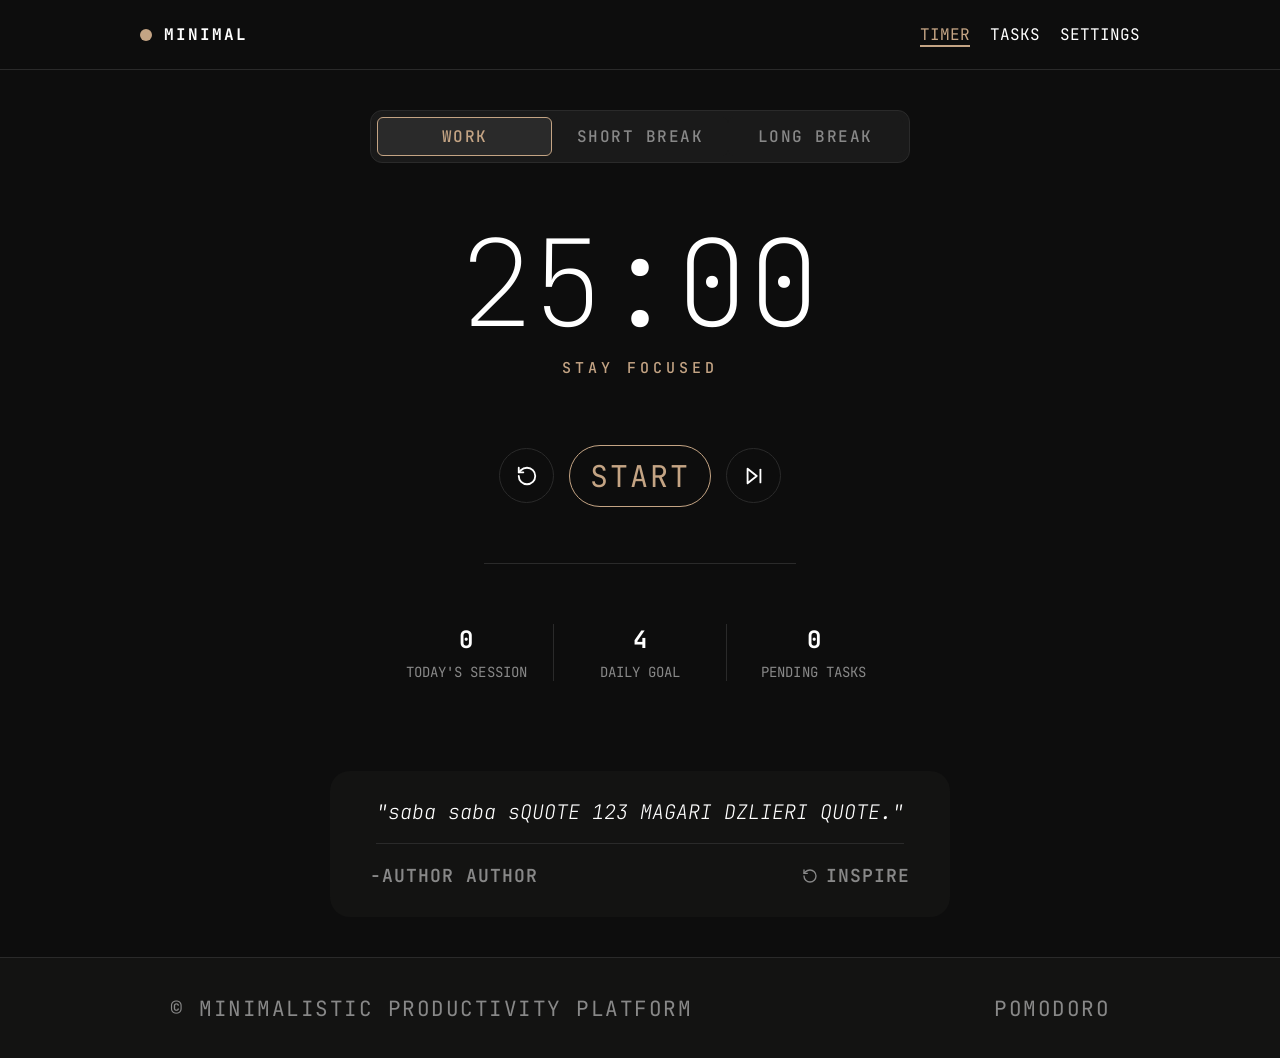
<file: index.html>
<!DOCTYPE html>
<html lang="en">
<head>
    <meta charset="UTF-8">
    <meta name="viewport" content="width=device-width, initial-scale=1.0, maximum-scale=5.0">
    <title>MINIMAL.</title>
    <link rel="stylesheet" href="src/css/global.css">
    <link rel="stylesheet" href="src/css/header.css">
    <link rel="stylesheet" href="src/css/main.css">
    <link rel="stylesheet" href="src/css/footer.css">


    <link rel="preconnect" href="https://fonts.googleapis.com">
    <link rel="preconnect" href="https://fonts.gstatic.com" crossorigin>
    <link href="https://fonts.googleapis.com/css2?family=JetBrains+Mono:wght@400;700&display=swap" rel="stylesheet">
</head>
<body>
  
  <!-- Header -->
  <header class="header">
    <div class="header-container">
        <a href="index.html" class="logo">
            <span class="logo-dot"></span>
            <span>MINIMAL</span>
        </a>
        <nav class="header-nav">
            <ul>
                <li><a href="index.html">TIMER</a></li>
                <li><a href="tasks.html">TASKS</a></li>
                <li><a href="settings.html">SETTINGS</a></li>
            </ul>
        </nav>
    </div>
  </header>

  <!-- BODY -->
  <main>
    <section class="timer-section">
      <!-- The clock and buttons -->
      
    <div class="clock-container">
       <div class="switch-btn activeClock"><p>WORK</p></div>
       <div class="switch-btn"><p>SHORT BREAK</p></div>
       <div class="switch-btn"><p>LONG BREAK</p></div>
    </div>

        <div class="clock">
            <div class="time-container">
                <span id="minutes">25</span>:<span id="seconds">00</span>
            </div>
            <p id="focus-subtitle">STAY FOCUSED</p>
        </div>


    <div class="control-buttons">
        <button id="reset-btn" class="control-btn" aria-label="Reset Timer">
            <svg width="22" height="22" viewBox="0 0 24 24" fill="none" stroke="currentColor" stroke-width="2" stroke-linecap="round" stroke-linejoin="round">
            <path d="M3 12a9 9 0 1 0 9-9 9.75 9.75 0 0 0-6.74 2.74L3 8"/>
            <path d="M3 3v5h5"/>
        </svg>

        </button>
        <button id="tgl-start-stop-btn">START</button>
        <button id="skip-btn" class="control-btn">
            <svg width="22" height="22" viewBox="0 0 24 24" fill="none" stroke="currentColor" stroke-width="2" stroke-linecap="round" stroke-linejoin="round">
            <polygon points="5 4 15 12 5 20 5 4"/>
            <line x1="19" y1="5" x2="19" y2="19"/>
        </svg>
        </button>
    </div>

    <div class="stats-bar">
        <div class="stats-item">
            <span id="todays-Sessions" class="stats-item-number">0</span>
            <span class="stats-label">TODAY'S SESSION</span>
        </div>
        <div class="stats-item" id="middle-item-lines">
            <span id="daily-Goal" class="stats-item-number">4</span>
            <span class="stats-label">DAILY GOAL</span>
        </div>
        <div class="stats-item">
            <span id="pending-tasks" class="stats-item-number">0</span>
            <span class="stats-label">PENDING TASKS</span>
        </div>
    </div>

    </section>

    <div class="quote-section">
        <div class="quote-text-container">
            <p id="quote-text">"saba saba sQUOTE 123 MAGARI DZLIERI QUOTE."</p>
        </div>

        <div class="author-inspire-container">
            <p id="quote-author">-AUTHOR AUTHOR</p>
            
            <button id="inspire-quote-btn" class="inspire-btn">
             <svg width="16" height="16" viewBox="0 0 24 24" fill="none" stroke="currentColor" stroke-width="2" stroke-linecap="round" stroke-linejoin="round">
               <path d="M3 12a9 9 0 1 0 9-9 9.75 9.75 0 0 0-6.74 2.74L3 8"/>
            <path d="M3 3v5h5"/>
           </svg>
            <span>INSPIRE</span>
        </button>
        </div>
    </div>
    </main>

  <!-- FOOTER -->
  <footer>
    <div class="footer-container">
        <p>© MINIMALISTIC PRODUCTIVITY PLATFORM</p>
        <p>POMODORO</p>
    </div>
  </footer>

   <script type="module" src="src/js/pomodoro.js"></script>
</body>
</html>
</file>
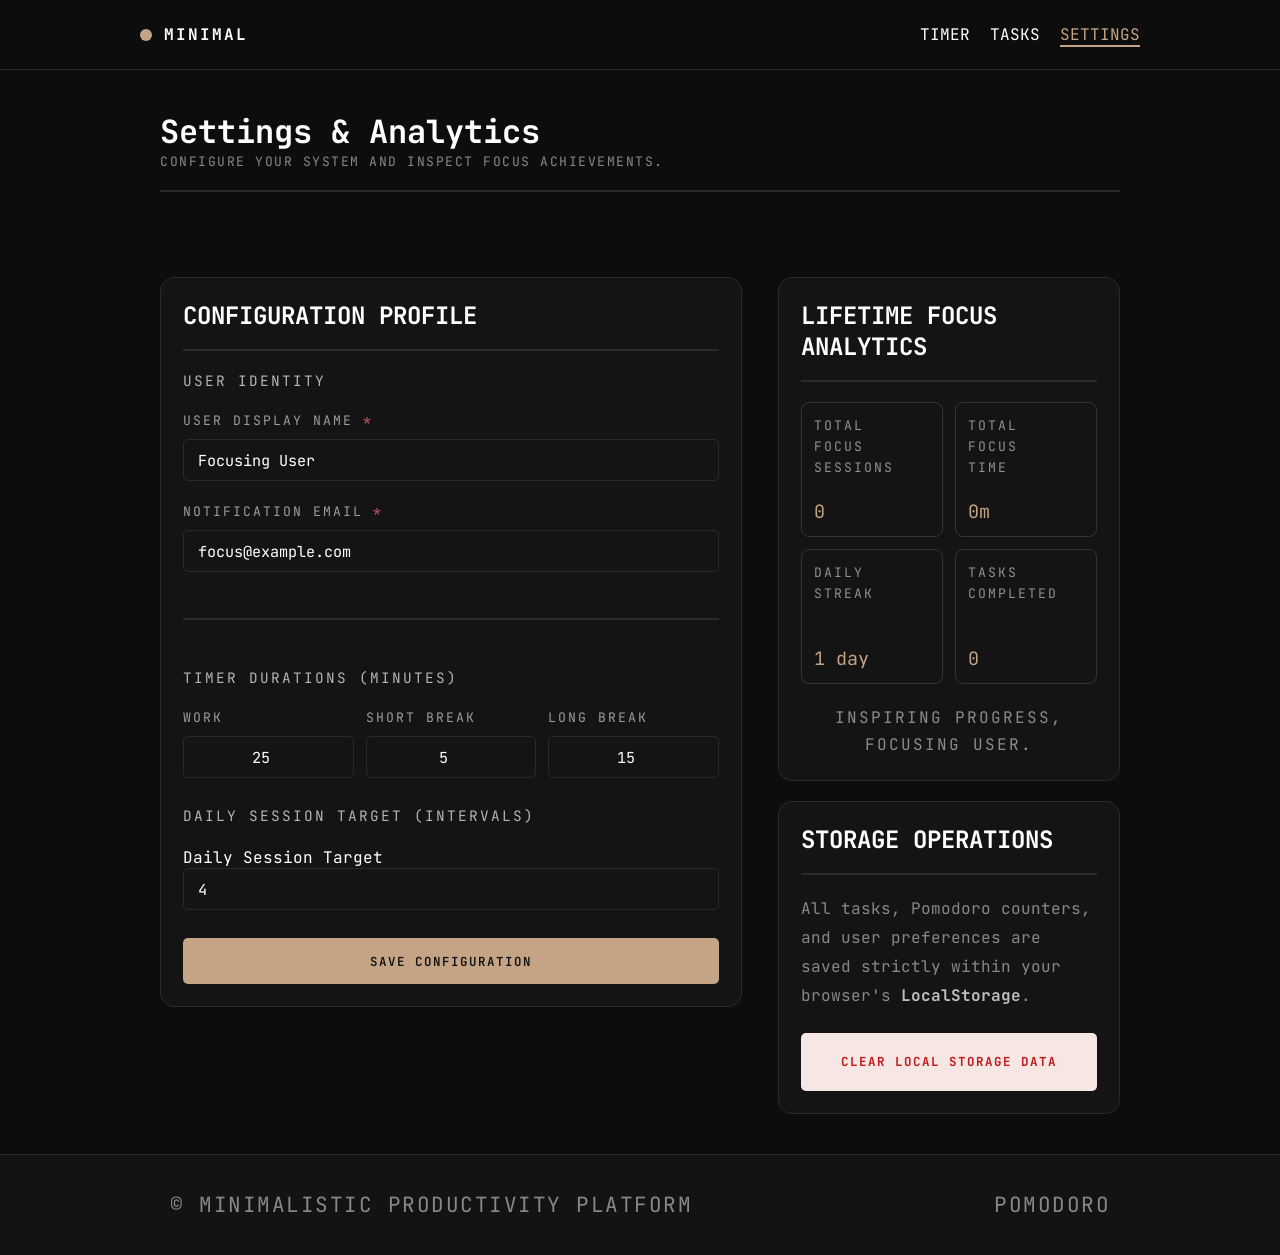
<file: settings.html>
<!DOCTYPE html>
<html lang="en">
<head>
    <meta charset="UTF-8">
    <meta name="viewport" content="width=device-width, initial-scale=1.0, maximum-scale=5.0">
    <title>MINIMAL.</title>
    <link rel="stylesheet" href="src/css/global.css">
    <link rel="stylesheet" href="src/css/header.css">
    <link rel="stylesheet" href="src/css/footer.css">
    <link rel="stylesheet" href="src/css/settings.css">

    <link rel="preconnect" href="https://fonts.googleapis.com">
    <link rel="preconnect" href="https://fonts.gstatic.com" crossorigin>
    <link href="https://fonts.googleapis.com/css2?family=JetBrains+Mono:wght@400;700&display=swap" rel="stylesheet">
</head>
<body>
  <!-- Header -->
  <header class="header">
    <div class="header-container">
        <a href="index.html" class="logo">
            <span class="logo-dot"></span>
            <span>MINIMAL</span>
        </a>
        <nav class="header-nav">
            <ul>
                <li><a href="index.html">TIMER</a></li>
                <li><a href="tasks.html">TASKS</a></li>
                <li><a href="settings.html">SETTINGS</a></li>
            </ul>
        </nav>
    </div>
  </header>



<main class="settings-wrapper"> 
    <!-- Page Header -->
    <header class="settings-page-header">
        <h1 class="visually-hidden">Settings & Analytics</h1>
        <p class="subtitle">CONFIGURE YOUR SYSTEM AND INSPECT FOCUS ACHIEVEMENTS.</p>
        <hr class="divider" />
    </header>
    
    <!-- Main Two-Column Layout -->
    <div class="settings-grid">
        <!-- Left side -->
        <section class="panel config">
        <h2 class="panel-header muted">CONFIGURATION PROFILE</h2>
            <hr class="divider" />
            
            <form class="config-form" id="configForm">

                <fieldset class="form-group">
                    <legend class="section-title">USER IDENTITY</legend>
                    
                    <div class="input-wrapper">
                        <label for="displayName" class="input-label">
                            USER DISPLAY NAME <span class="required">*</span>
                        </label>
                        <input type="text" id="displayName" name="displayName" class="form-input" value="Focusing User" required>
                    </div>

                    <div class="input-wrapper">
                        <label for="email" class="input-label">
                            NOTIFICATION EMAIL <span class="required">*</span>
                        </label>
                        <input type="email" id="email" name="email" class="form-input" value="focus@example.com" required>
                    </div>
                </fieldset>

                <hr class="divider" />

                <fieldset class="form-group">
                    <legend class="section-title">TIMER DURATIONS (MINUTES)</legend>
                    
                    <div class="timer-grid">
                        <div class="input-wrapper">
                            <label for="work-input" class="input-label">WORK</label>
                            <input type="number" id="work-input" class="form-input text-center" value="25" min="1">
                        </div>

                        <div class="input-wrapper">
                            <label for="short-break-input" class="input-label">SHORT BREAK</label>
                            <input type="number" id="short-break-input" class="form-input text-center" value="5" min="1">
                        </div>

                        <div class="input-wrapper">
                            <label for="long-break-input" class="input-label">LONG BREAK</label>
                            <input type="number" id="long-break-input" class="form-input text-center" value="15" min="1">
                        </div>
                    </div>
                </fieldset>

                <fieldset class="form-group">
                    <legend class="section-title">DAILY SESSION TARGET (INTERVALS)</legend>
                    <div class="input-wrapper">
                        <label for="target-input" class="visually-hidden">Daily Session Target</label>
                        <input type="number" id="target-input" class="form-input" value="4" min="1">
                    </div>
                </fieldset>

                <button type="submit" class="btn btn-primary">SAVE CONFIGURATION</button>
            </form>

        </section>

        <!-- Right Column: Analytics & Storage -->
        <div class="side-panel">
            
            <!-- Top Right: Analytics -->
            <section class="panel analytics-panel">
                <h2 class="panel-header">LIFETIME FOCUS ANALYTICS</h2>
                <hr class="divider" />
                
                <div class="analytics-grid">
                    <div class="stat-box">
                        <h3 class="stat-label">TOTAL<br>FOCUS<br>SESSIONS</h3>
                        <p class="stat-value">0</p>
                    </div>
                    <div class="stat-box">
                        <h3 class="stat-label">TOTAL<br>FOCUS<br>TIME</h3>
                        <p class="stat-value">0m</p>
                    </div>
                    <div class="stat-box">
                        <h3 class="stat-label">DAILY<br>STREAK</h3>
                        <p class="stat-value">1 day</p>
                    </div>
                    <div class="stat-box">
                        <h3 class="stat-label">TASKS<br>COMPLETED</h3>
                        <p class="stat-value">0</p>
                    </div>
                </div>
                
                <p class="analytics-footer">INSPIRING PROGRESS,<br>FOCUSING USER.</p>
            </section>

            <!-- Bottom Right: Storage Operations -->
            <section class="panel storage-panel">
                <h2 class="panel-header muted">STORAGE OPERATIONS</h2>
                <hr class="divider" />
                
                <p class="storage-text">
                    All tasks, Pomodoro counters, and user preferences are saved strictly within your browser's <strong>LocalStorage</strong>.
                </p>
                
                <button type="button" class="btn btn-danger" id="clearStorageBtn">CLEAR LOCAL STORAGE DATA</button>
            </section>
            
        </div>
    </div>
  </main>

    <footer> 
    <div class="footer-container">
        <p>© MINIMALISTIC PRODUCTIVITY PLATFORM</p>
        <p>POMODORO</p>
    </div>
  </footer>

  
   <script type="module" src="src/js/settings.js"></script>
</body>
</html>
</file>
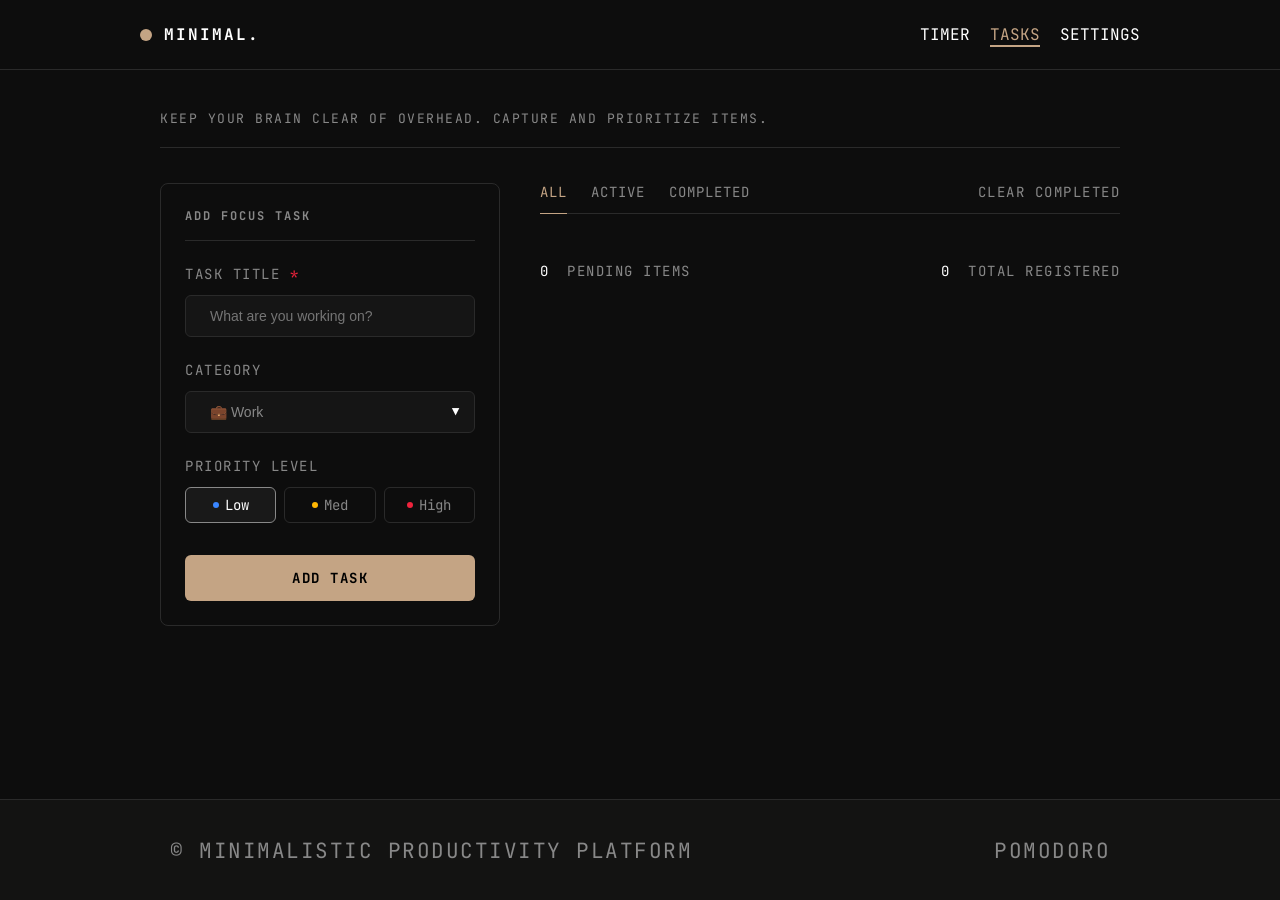
<file: tasks.html>
<!DOCTYPE html>
<html lang="en">
<head>
    <meta charset="UTF-8">
    <meta name="viewport" content="width=device-width, initial-scale=1.0, maximum-scale=5.0">
    <title>MINIMAL. TASKS</title>
    <link rel="stylesheet" href="src/css/global.css">
    <link rel="stylesheet" href="src/css/header.css">
    <link rel="stylesheet" href="src/css/footer.css">
    <link rel="stylesheet" href="src/css/tasks.css">

    <link rel="preconnect" href="https://fonts.googleapis.com">
    <link rel="preconnect" href="https://fonts.gstatic.com" crossorigin>
    <link href="https://fonts.googleapis.com/css2?family=JetBrains+Mono:wght@400;700&display=swap" rel="stylesheet">
</head>
<body>
    <header class="header">
        <div class="header-container">
            <a href="index.html" class="logo">
                <span class="logo-dot"></span>
                <span>MINIMAL.</span>
            </a>
            <nav class="header-nav">
                <ul>
                    <li><a href="index.html">TIMER</a></li>
                    <li><a href="tasks.html" class="active">TASKS</a></li>
                    <li><a href="settings.html">SETTINGS</a></li>
                </ul>
            </nav>
        </div>
    </header>

    <main class="app-container">
        <header class="app-header">
            <h1 class="visually-hidden">Focus Tasks</h1>
            <p class="subtitle">KEEP YOUR BRAIN CLEAR OF OVERHEAD. CAPTURE AND PRIORITIZE ITEMS.</p>
            <hr class="header-divider" />
        </header>

        <div class="layout-grid">
            <section class="task-form-container">
                <h2 class="form-title">ADD FOCUS TASK</h2>
                
                <form class="task-form" id="addTaskForm">
                    <div class="form-group">
                        <label for="taskTitle" class="form-label">
                            TASK TITLE <span class="required-asterisk">*</span>
                        </label>
                        <input type="text" id="taskTitle" name="taskTitle" class="form-input" placeholder="What are you working on?" required>
                    </div>

                    <div class="form-group">
                        <label for="taskCategory" class="form-label">CATEGORY</label>
                        <div class="custom-select-wrapper">
                            <select id="taskCategory" name="taskCategory" class="form-input custom-select">
                                <option value="work">💼 Work</option>
                                <option value="personal">👤 Personal</option>
                                <option value="study">📚 Study</option>
                            </select>
                        </div>
                    </div>

                    <div class="form-group">
                        <span class="form-label">PRIORITY LEVEL</span>
                        <div class="priority-selector">
                            <label class="priority-label" for="priorityLow">
                                <input type="radio" id="priorityLow" name="taskPriority" value="low" class="visually-hidden" checked>
                                <span class="priority-pill">
                                    <span class="priority-dot dot-low"></span> Low
                                </span>
                            </label>
                            
                            <label class="priority-label" for="priorityMed">
                                <input type="radio" id="priorityMed" name="taskPriority" value="med" class="visually-hidden">
                                <span class="priority-pill">
                                    <span class="priority-dot dot-med"></span> Med
                                </span>
                            </label>
                            
                            <label class="priority-label" for="priorityHigh">
                                <input type="radio" id="priorityHigh" name="taskPriority" value="high" class="visually-hidden">
                                <span class="priority-pill">
                                    <span class="priority-dot dot-high"></span> High
                                </span>
                            </label>
                        </div>
                    </div>

                    <button type="submit" class="btn-primary">ADD TASK</button>
                </form>
            </section>

            <section class="task-board">            
                <header class="board-header">
                    <nav class="board-tabs" aria-label="Task Status Filters">
                        <button class="tab-btn active" aria-current="page">ALL</button>
                        <button class="tab-btn">ACTIVE</button>
                        <button class="tab-btn">COMPLETED</button>
                    </nav>
                    <button class="btn-text">CLEAR COMPLETED</button>
                </header>

                <div class="board-content empty-state">
                   <!-- 
                    <div class="empty-state-icon">
                        <svg width="24" height="24" viewBox="0 0 24 24" fill="none" stroke="currentColor" stroke-width="2" stroke-linecap="round" stroke-linejoin="round">
                            <rect x="3" y="3" width="18" height="18" rx="2" ry="2"></rect>
                            <polyline points="9 12 12 15 19 8"></polyline>
                        </svg>
                    </div>
                    <p class="empty-state-text">No tasks added yet.</p>
                    <p class="empty-state-subtext">GET A HEAD START BY WRITING YOUR FIRST TASK!</p>
                    -->

                    <!--
                    <div class="task-focus">
                        <input type="checkbox" id="vehicle1" name="vehicle1" value="Bike">
                      
                        <div class="task-text">
                            <p id="task-title">TASK TITLE</p>

                            <div class="category-priority-container">
                                <p id="category">STUDY</p>
                                <p id="priority">MEDIUM PRIORITY</p>
                            </div>
                        </div>

                        <button id="trash-icon">
                             <svg xmlns="http://www.w3.org/2000/svg" width="18" height="18" viewBox="0 0 24 24" fill="none" stroke="currentColor" stroke-width="1.75" stroke-linecap="round" stroke-linejoin="round">
                             <polyline points="3 6 5 6 21 6"></polyline>
                             <path d="M19 6v14a2 2 0 0 1-2 2H7a2 2 0 0 1-2-2V6m3 0V4a2 2 0 0 1 2-2h4a2 2 0 0 1 2 2v2"></path>
                             <line x1="10" y1="11" x2="10" y2="17"></line>
                             <line x1="14" y1="11" x2="14" y2="17"></line>
                             </svg>
                        </button>

                    </div>
                    -->
                </div>

                <div class="board-footer">
                    <div class="stat-item">
                        <span class="stat-number">0</span> PENDING ITEMS
                    </div>
                    <div class="stat-item">
                        <span class="stat-number">0</span> TOTAL REGISTERED
                    </div>
                </div>
            </section>

        </div>
    </main>

    <footer>
        <div class="footer-container">
            <p>© MINIMALISTIC PRODUCTIVITY PLATFORM</p>
            <p>POMODORO</p>
        </div>
    </footer>
    <script type="module" src="src/js/tasks.js"></script>
</body>
</html>
</file>
<file: src/css/global.css>
/* src/css/global.css */

:root {
    --bg-primary: #0d0d0d;
    --bg-surface: #1a1a1a;
    --text-primary: #ffffff;
    --text-secondary: #888888;
    --accent-color: #c4a484; 
    --border-color: #2a2a2a;


    --font-mono: 'JetBrains Mono', 'Courier New', monospace;
    --font-sans: -apple-system, BlinkMacSystemFont, 'Segoe UI', Roboto, Helvetica, Arial, sans-serif;
}

*, *::before, *::after {
    box-sizing: border-box;
    margin: 0;
    padding: 0;
}

body {
    background-color: var(--bg-primary);
    color: var(--text-primary);
    font-family: var(--font-mono);
    min-height: 100vh;
    display: flex;
    flex-direction: column;
    flex: 1 0 auto; /* Pushes footer to bottom */
}

a {
    text-decoration: none;
    color: inherit;
}

ul {
    list-style: none;
}
</file>
<file: src/css/header.css>
.header {
    display: flex;
    justify-content: space-between;
    align-items: center;
    padding: 20px 40px;
    height: 70px;
    border-bottom: 1px solid var(--border-color);
}

.header-container {
    display: flex;
    justify-content: space-between;
    align-items: center;
    width: 1000px;
    margin: 0 auto;
}

.logo {
    display: flex;
    align-items: center;
    font-weight: 700;
    font-size: 16px;
    letter-spacing: 2px;
}

.logo-dot {
    /* creating a little box with border radius */
    width: 12px;
    height: 12px;
    background-color: var(--accent-color);
    border-radius: 50%;
    margin-right: 12px;
}


.header-nav ul {
    display: flex;
    gap: 20px;
}

.main-nav a {
    color: var(--text-secondary);
    font-size: 0.9rem;
    letter-spacing: 10px;
    padding-bottom: 10px; 
    transition: color 0.2s ease;
}

.header-nav a:hover {
    color: var(--text-primary);
}

.active {
    color: var(--accent-color);
    border-bottom: 2px solid var(--accent-color);
}

@media (max-width: 768px) {
    .header{
    font-size: 10ppx;
    }
    .logo p {
        font-size: 12px;
    }
}
</file>
<file: src/css/main.css>
main {
    display: flex;
    flex-direction: column;
    align-items: center;
    flex: 1 0 auto;
}

.timer-section{
    display: flex;
    flex-direction: column;
    align-items: center;

    margin-top: 40px;
    width: 100%;
}


/* Timer-Break section */

.clock-container {
    display: flex;
    flex-direction: row;
    align-items: center;
    justify-content: space-between;

    background-color: var(--bg-surface);
    border: 1px solid var(--border-color);
    border-radius: 12px;

    width: 100%;
    max-width: 540px;
    margin-bottom: 60px;

    padding: 6px;
}

.switch-btn{
    flex: 1;
    font-family: var(--font-mono);
    font-weight: 500;
    font-size: 16px;
    letter-spacing: 1.5px;

    background-color: var(--bg-surface);
    color: var(--text-secondary);
    border: 1px solid transparent;
    border-radius: 6px;
    padding: 8px 0; 

    cursor: pointer;
    transition: all 0.2s ease-in-out;
    text-align: center
}

.activeClock{
    background-color: var(--border-color);
    border: var(--accent-color) 1px solid;
    color: var(--accent-color);   
    text-align: center;
}


/* Actual CLOCK section */

.clock {
    display: flex;
    flex-direction: column;
    align-items: center;
    margin-bottom: 60px;
}

.time-container {
    font-size: 120px;
    font-weight: 100; /* Ultra-thin look */
    line-height: 1;
    color: var(--text-primary);
}

#focus-subtitle {
    font-family: var(--font-mono);
    font-weight: 500;
    font-size: 15px;
    letter-spacing: 4px;
    color: var(--accent-color);
    margin-top: 15px;
    text-transform: uppercase;
}


/* Controller buttons section  RESTART--START-STOP---NEXT */

.control-buttons {
    display: flex;
    justify-content: center;
    align-items: center;

    margin-bottom: 60px;
    padding-bottom: 50px;
    border-bottom: 1px solid var(--border-color);
}

.control-btn {
    display: flex;
    align-items: center;
    justify-content: center;
    width: 55px;
    height: 55px;
    
    background-color: transparent;
    border: 1px solid var(--border-color);
    border-radius: 50%;
    color: var(--text-primary);
    font-family: var(--font-mono);

    margin: 10px 15px;
    cursor: pointer;

    transition: background-color 0.3s, transform 0.3s;
}

#tgl-start-stop-btn{
    background-color: var(--bg-primary);
    color: var(--accent-color);

    font-family: var(--font-mono);
    font-size: 30px;
    letter-spacing: 2px;

    border: 1px solid var(--accent-color);
    border-radius: 40px;
    cursor: pointer;
    padding: 10px 20px;

    transition: background-color 0.3s, transform 0.3s;
}


/* STATS section*/

.stats-bar {
    display: flex;
    justify-content: space-between;
    margin-bottom: 100px;

    width: 520px;
    margin: 0 auto 90px auto;

    font-family: var(--font-mono);
    letter-spacing: 0.1px;
}

.stats-item {
    flex: 1;
    display: flex;
    flex-direction: column;
    align-items: center;
}
.stats-label {
    font-size: 14px;
    margin-top: 8px;
    color: var(--text-secondary);
}

#middle-item-lines {
    border-right: 1px solid var(--border-color);
    border-left: 1px solid var(--border-color);
}

.stats-item-number {
    font-size: 24px;
    font-weight: bold;
}


/* QUOTE section */

.quote-section {
    background-color: #131312;
    width: 100%;
    max-width: 620px;
    margin: 0 auto 40px auto;
    border-radius: 20px;

    padding: 30px 10px;
    
    display: flex;
    flex-direction: column;
    align-items: center;
    justify-content: center;
}  

.quote-text-container {
    width: 88%;
    display: flex;
    flex-direction: column;
    justify-content: space-between;
    
    
    border-bottom: 1px solid var(--border-color);
    padding-bottom: 20px;
    text-align: center;

    max-height: 400px; 
    overflow-y: auto;  
}

#quote-text {
    font-family: var(--font-mono);
    font-style: italic;
    font-size: 20px;
    line-height: 1.1;
    font-weight: 200;
}

.author-inspire-container {
    font-size: 19px;
    width: 90%;
    display: flex;
    justify-content: space-between;
    margin-top: 20px;
}

.inspire-container {
    display: flex;
    justify-content: center;
    text-align: center;
    align-items: center;
}

#quote-author {
    font-family: var(--font-mono);
    font-size: 18px;
    font-weight: 600;
    letter-spacing: 1px;
    color: var(--text-secondary);
}

.inspire-btn {
    display: flex;
    align-items: center;
    gap: 8px;

    background: transparent;
    border: none;
    cursor: pointer;

    font-family: var(--font-mono);
    font-size: 18px;
    font-weight: 600;
    letter-spacing: 1px;
    color: var(--text-secondary);

    transition: color 0.2s ease, transform 0.1s ease;
}

/* Hover-s*/ 
.control-btn:hover {
    border-color: var(--text-primary);
    background-color: var(--accent-color);
    color: var(--bg-primary);
}

#tgl-start-stop-btn:hover {
    background-color: var(--accent-color);
    color: var(--bg-primary);
}

#tgl-start-stop-btn:active {
    transform: scale(0.97); 
}

.inspire-btn:hover {
    color: var(--accent-color);
}


/* Responsive media*/

@media (max-width: 768px) {
    .clock-container {    
        padding: 6px;
        border-radius: 10px;
    }

    .switch-btn p{
        font-size: 14px;
        padding: 4px 0;
        letter-spacing: 1px;
    }

    .stats-bar {
        width: 390px;
        margin: 0 auto 90px auto;
    }

    .stats-item-number {
        font-size: 20px;
    }

    .stats-label {
        font-size: 12px;
    }
}
</file>
<file: src/css/footer.css>
footer {
    background-color: #131312;
    border-top: 1px solid var(--border-color);
}

.footer-container {
    max-width: 1000px;
    margin: 0 auto;

    display: flex;
    justify-content: space-between;
    align-items: center;
    padding: 20px 30px;
    height: 100px;
    color: var(--text-secondary);
    letter-spacing: 1.5px;
    font-size: 21px;
}

@media (max-width: 768px) {
    .footer-container {
        padding: 10px 10px;
        font-size: 19px;
    }
}

@media (max-width: 650px) {
    .footer-container {
        display: flex;
        flex-direction: column;
        justify-content: center;
        align-items: center;
    }

    .footer-container {
        padding: 8px 8px;
        font-size: 15px;
    }

    .footer-container p {
        margin: 5px 0;
    }
}
</file>
<file: src/css/settings.css>
/* main section*/ 

main {
    width: 100%;
    max-width: 1000px;
    margin: 40px auto;
    padding: 0 20px;
    flex: 1 0 auto;
    display: flex;
    flex-direction: column;
}

.settings-page-header {
    margin-bottom: 35px;
}

.subtitle {
    color: var(--text-secondary);
    font-size: 13px;
    letter-spacing: 1.5px;
    margin-bottom: 20px;
}

.divider {
    margin-top: 18px;
    margin-bottom: 20px;
    border: none;
    border: 1px solid var(--border-color);
}

.settings-grid {
    display: grid;
    grid-template-columns: 1.7fr 1fr;
    gap: 36px;
    margin-top: 30px;
    align-items: start;
}

/* panels */
.panel {
    background: #141414;
    border: 1px solid var(--border-color);
    border-radius: 14px;
    padding: 22px;
}  

.sidepanel {
    display: flex;
    flex-direction: column;
    gap: 22px;
}
t
.panel-header {
    font-size: 12px;
    letter-spacing: 2px;
    margin-bottom: 16px;
}

.panel-header.muted {
    color: var(--text-primary);
}
.storage-panel {
    margin-top: 20px;
}

/* form styles */
.config-form {
    display: flex;
    flex-direction: column;
    gap: 28px;
    margin-top: 13px;
}

.form-group {
    border: none;
}

.section-title {
    font-size: 0.9rem;
    letter-spacing: 2px;
    color: #b4b4b4;
}

.input-wrapper {
    margin-top: 22px;
}

.input-label {
    display: block;
    margin-bottom: 10px;
    font-size: 0.82rem;
    letter-spacing: 2px;
    color: #9c9c9c;
}

.required {
    color: #d45a67;
}

.form-input {
    width: 100%;
    height: 42px;
    padding: 0 14px;
    background: transparent;
    border: 1px solid var(--border-color);
    border-radius: 5px;
    color: var(--text-primary);
    font-family: inherit;
    font-size: 0.95rem;
}

.form-input:focus {
    outline: none;
    border-color: var(--accent-color);
}

.text-center {
    text-align: center;
}

.timer-grid {
    display: grid;
    grid-template-columns: repeat(3, 1fr);
    gap: 12px;
}

/* buttons section */
.btn {
    border: none;
    border-radius: 5px;
    font-family: inherit;
    font-size: 0.78rem;
    letter-spacing: 2px;
    cursor: pointer;
    transition: .2s;
}

.btn-primary {
    margin-top: auto;
    height: 46px;
    background: var(--accent-color);
    color: #111;
    font-weight: 600;
}

.btn-primary:hover {
    opacity: .95;
}

.btn-danger {
    width: 100%;
    height: 58px;
    margin-top: 22px;
    background: #f6e7e5;
    color: #c01b1b;
    font-weight: bold;
}

.btn-danger:hover {
    opacity: .96;
}


/* analytics */

.analytics-grid {
    display: grid;
    grid-template-columns: repeat(2, 1fr);
    gap: 12px;
}

.stat-box {
    border: 1px solid #343434;
    border-radius: 8px;
    padding: 12px;
    min-height: 135px;
    display: flex;
    flex-direction: column;
    justify-content: space-between;
}

.stat-label {
    font-size: 0.82rem;
    line-height: 1.6;
    font-weight: normal;
    letter-spacing: 2px;
    color: #909090;
}

.stat-value {
    font-size: 1.15rem;
    color: var(--accent-color);
}

.analytics-footer {
    margin-top: 20px;
    text-align: center;
    color: #8b8b8b;
    letter-spacing: 2px;
    line-height: 1.7;
}

/* storage */

.storage-text {
    color: var(--text-secondary);
    line-height: 1.8;
    margin-top: 18px;
}

.storage-text strong {
    color: #bdbdbd;
}



@media (max-width: 1000px) {

    .settings-grid {
        grid-template-columns: 1fr;
    }

    .timer-grid {
        grid-template-columns: 1fr;
    }

    .analytics-grid {
        grid-template-columns: 1fr;
    }
}
</file>
<file: src/css/tasks.css>
.app-container {
    width: 100%;
    max-width: 1000px;
    margin: 40px auto;
    padding: 0 20px;
    flex: 1 0 auto;
    display: flex;
    flex-direction: column;
}

.visually-hidden {
    position: absolute;
    width: 1px;
    height: 1px;
    padding: 0;
    margin: -1px;
    overflow: hidden;
    clip: rect(0, 0, 0, 0);
    border: 0;
}

/* Header Section */

.app-header {
    margin-bottom: 35px;
}

.subtitle {
    color: var(--text-secondary);
    font-size: 13px;
    letter-spacing: 1.5px;
    margin-bottom: 20px;
}

.header-divider {
    border: none;
    border-bottom: 1px solid var(--border-color);
}

/* Grid Layout */

.layout-grid {
    display: grid;
    grid-template-columns: 340px 1fr;
    gap: 40px;
    align-items: start;
}

.task-form-container {
    border: 1px solid var(--border-color);
    border-radius: 8px;
    padding: 24px;
}

.form-title {
    color: var(--text-secondary);
    font-size: 12px;
    letter-spacing: 2px;
    margin-bottom: 24px;
    padding-bottom: 16px;
    border-bottom: 1px solid var(--border-color);
}

.form-group {
    margin-bottom: 24px;
}

.form-label {
    display: block;
    color: var(--text-secondary);
    font-size: 14px;
    letter-spacing: 1.5px;
    margin-bottom: 12px;
}

.required-asterisk {
    color: #ef233c;
}

/* Form Inputs */

.form-input {
    width: 100%;
    background-color: rgba(255, 255, 255, 0.03);
    border: 1px solid var(--border-color);
    color: var(--text-secondary);
    padding: 12px 24px;
    border-radius: 6px;
    font-family: var(--font-sans);
    font-size: 14px;
    transition: border-color 0.2s ease;
}

/* Custom Select */

.custom-select-wrapper {
    position: relative;
}

.custom-select-wrapper::after {
    content: "▼";
    font-size: 12px;
    color: var(--text-primary);
    position: absolute;
    right: 16px;
    top: 50%;
    transform: translateY(-50%);
    pointer-events: none;
}

.custom-select {
    appearance: none;
    -webkit-appearance: none;
    cursor: pointer;
}

/* Priority Radio Buttons */

.priority-selector {
    display: grid;
    grid-template-columns: repeat(3, 1fr);
    gap: 8px;
}

.priority-label {
    cursor: pointer;
}

.priority-pill {
    display: flex;
    align-items: center;
    justify-content: center;
    gap: 6px;
    padding: 8px;
    border: 1px solid var(--border-color);
    border-radius: 6px;
    color: var(--text-secondary);
    font-size: 14px;
    transition: all 0.2s ease;
}

.priority-dot {
    width: 6px;
    height: 6px;
    border-radius: 50%;
}

.dot-low {
    background-color: #3a86ff;
}

.dot-med {
    background-color: #ffb703;
}

.dot-high {
    background-color: #ef233c;
}

input[type="radio"]:checked + .priority-pill {
    border-color: var(--text-secondary);
    color: var(--text-primary);
    background-color: rgba(255, 255, 255, 0.05);
}

/* Primary Button */

.btn-primary {
    width: 100%;
    background-color: var(--accent-color);
    color: #000;
    border: none;
    padding: 14px;
    border-radius: 6px;
    font-family: var(--font-mono);
    font-weight: 700;
    font-size: 14px;
    letter-spacing: 1.5px;
    cursor: pointer;
    transition: background-color 0.2s ease;
    margin-top: 8px;
}

.btn-primary:hover {
    background-color: #b39373;
}

/* Task Board */
.task-board {
    display: flex;
    flex-direction: column;
    gap: 24px;
}

.board-header {
    display: flex;
    justify-content: space-between;
    align-items: flex-end;
    border-bottom: 1px solid var(--border-color);
    padding-bottom: 12px;
}

.board-tabs {
    display: flex;
    gap: 24px;
}

.tab-btn {
    background: none;
    border: none;
    color: var(--text-secondary);
    font-family: var(--font-mono);
    font-size: 14px;
    letter-spacing: 1px;
    cursor: pointer;
    position: relative;
    padding-bottom: 12px;
    margin-bottom: -12px;
}

.active {
    color: var(--accent-color);
}

.tab-btn.active::after {
    content: "";
    position: absolute;
    bottom: -1px;
    left: 0;
    width: 100%;
    height: 1px;
    background-color: var(--accent-color);
}

.btn-text {
    background: none;
    border: none;
    color: var(--text-secondary);
    font-family: var(--font-mono);
    font-size: 14px;
    letter-spacing: 1.5px;
    cursor: pointer;
}

/* Empty State */
.empty-state-active {
    display: flex;
    flex-direction: column;
    align-items: center;
    justify-content: center;
    min-height: 280px;
    border: 1px dashed #333;
    border-radius: 8px;
    background-color: rgba(26, 26, 26, 0.4);
    text-align: center;
    padding: 32px;
}

.empty-state-icon {
    color: var(--text-secondary);
    margin-bottom: 24px;
}

.empty-state-text {
    color: var(--text-secondary);
    font-size: 15px;
    margin-bottom: 16px;
}

.empty-state-subtext {
    color: var(--text-secondary);
    font-size: 14px;
    letter-spacing: 1.5px;
    line-height: 1.6;
}
/* tasks css */
.task-focus {
    background-color: #121212;
    border: 1px solid var(--bg-surface);
    border-radius: 8px;
    padding: 16px;
 
    width: 100%;
    display: flex;
    align-items: center;
    gap: 16px;
}

.task-focus input[type="checkbox"] {
    /* Reset default styling */
    appearance: none;
    width: 18px;
    height: 18px;

    border: 1px solid #333333;
    border-radius: 4px;
    cursor: pointer;
    flex-shrink: 0;
    transition: background-color 0.2s;
}

.task-text {
    display: flex;
    flex-direction: column;
    gap: 8px;
    flex-grow: 1; /* pushe trash icon to the right */
}

#task-title {
    color: #f2f2f2;
    font-size: 15px;
    font-weight: 500;
    margin: 0;
    line-height: 1;
}

#task-title-error {
    color: red;
    font-weight: bold;
    margin-top: 15px;
    transition: all 0.2s ease;
}

/* Stats Footer */
.board-footer {
    display: flex;
    justify-content: space-between;
    color: var(--text-secondary);
    font-size: 14px;
    letter-spacing: 1.5px;
}

.category-priority-container {
    display: flex;
    align-items: center;
    gap: 14px;
}

#category {
    background-color: #1e1e1e;
    color: #888888;
    font-size: 10px;
    font-weight: 600;
    letter-spacing: 1px;
    padding: 4px 8px;
    border-radius: 4px;
    font-family: ui-monospace, SFMono-Regular, Menlo, Monaco, Consolas, monospace;
}

#category::before {
    content: "📚";
    font-size: 12px;
}

#priority {
    margin: 0;
    color: #888888;
    font-size: 10px;
    font-weight: 600;
    letter-spacing: 0.05em;
    font-family: ui-monospace, SFMono-Regular, Menlo, Monaco, Consolas, monospace;
    display: flex;
    align-items: center;
    gap: 6px;
}

/* YELLOW DOT */
#priority::before {
    content: "";
    display: inline-block;
    width: 6px;
    height: 6px;
    background-color: #facc15;
    border-radius: 50%;
}

.trash-icon {
    background: none;
    border: none;
    padding: 4px;
    cursor: pointer;
    color: var(--accent-color);
    display: flex;
    align-items: center;
    justify-content: center;
    transition: color 0.2s ease;
}


.stat-number {
    color: var(--text-primary);
    margin-right: 8px;
}

@media (max-width: 850px) {
    .layout-grid {
        grid-template-columns: 1fr;
    }
}
</file>
